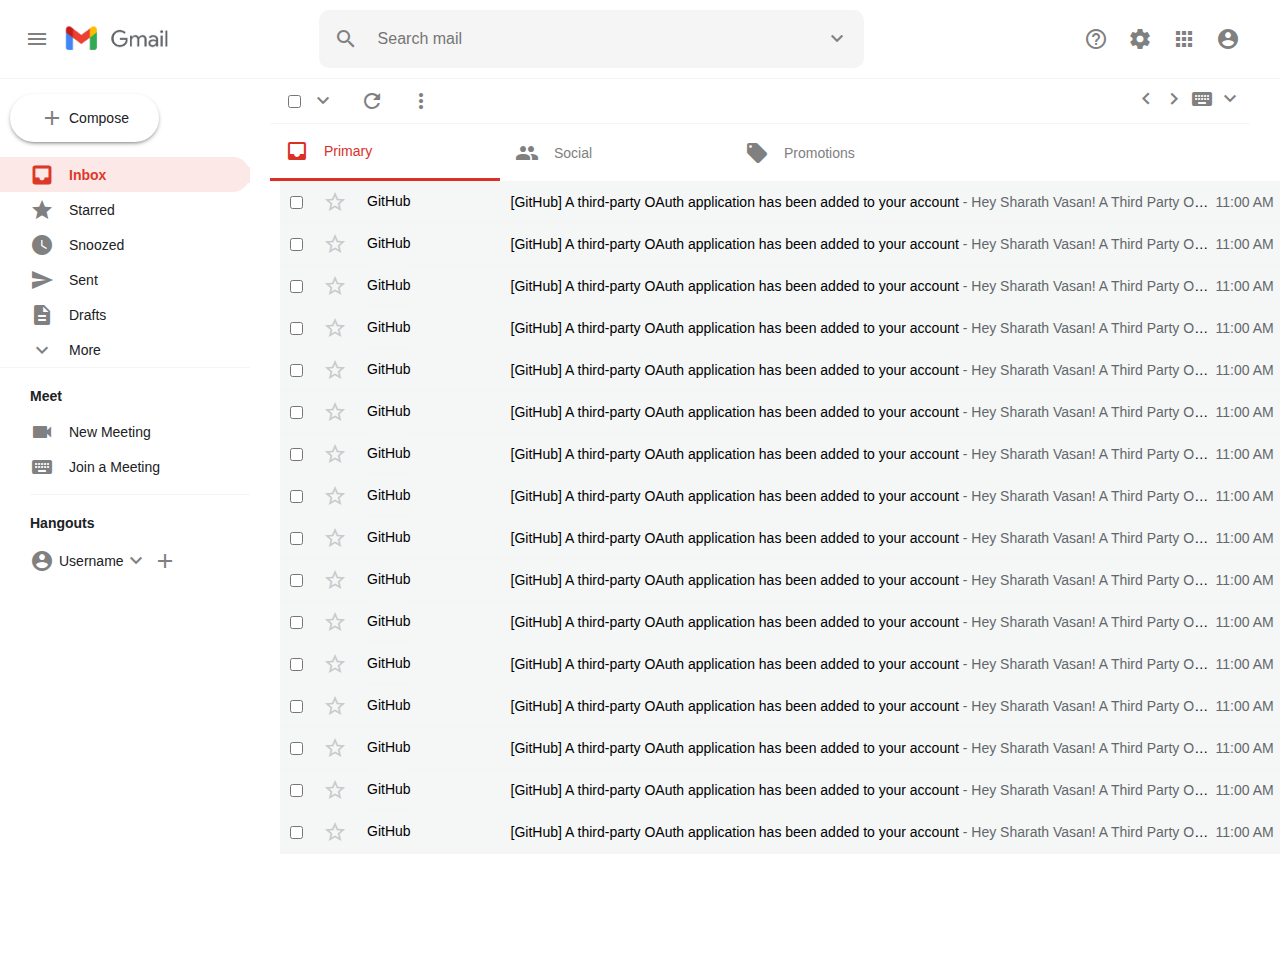
<file: index.html>
<!DOCTYPE html>
<html lang="en">
<head>
    <meta charset="UTF-8">
    <meta http-equiv="X-UA-Compatible" content="IE=edge">
    <meta name="viewport" content="width=device-width, initial-scale=1.0">
    <!-- Import link from Google font icons -->
    <link href="https://fonts.googleapis.com/icon?family=Material+Icons" rel="stylesheet">
    
    <!-- linking the stylesheet -->
    <link rel="stylesheet" href="styles.css">

    <!-- linking the api document -->
    <link rel="html" href="api.html">

    <title>Gmail Clone</title>
</head>
<body>

<!-- Start of head section -->
<div class="header">

    <!-- Toggle bar and the Gmail logo -->
    <div class="leftheader">
        <span class="material-icons">
            menu
            </span>
        <img src="./gmail-logo.png" alt="">
    </div>

    <!-- Search bar -->
    <div class="middleheader">
        <span class="material-icons">
            search
            </span>
        <input type="text" placeholder="Search mail">
        <span class="material-icons">
            keyboard_arrow_down
            </span>
    </div>

    <!-- Support, settings and Google aps Icons -->
    <div class="rightheader">
        <span class="material-icons">
            help_outline
            </span>
        <span class="material-icons">
            settings
            </span>
        <span class="material-icons">
            apps
            </span>
        <span class="material-icons">
            account_circle
            </span>
    </div>

</div>
<!-- End of header section -->


<!-- Start of Main Body Section -->

<div class="main">

<!-- Start of Side bar section -->
    <div class="sidebar">
        <button class="compose" onclick="onComposeClick()">
            <span class="material-icons">
                add
                </span>
            Compose
        </button>

        <div class="options_active">
            <span class="material-icons">
                inbox
                </span>
            <h3>Inbox</h3>
        </div>

        <div class="options">
            <span class="material-icons">
                star
                </span>
            <h3>Starred</h3>
        </div>

        <div class="options">
            <span class="material-icons">
                watch_later
                </span>
            <h3>Snoozed</h3>
        </div>

        <div class="options">
            <span class="material-icons">
                send
                </span>
            <h3>Sent</h3>
        </div>

        <div class="options">
            <span class="material-icons">
                description
                </span>
            <h3>Drafts</h3>
        </div>

        <div class="options">
            <span class="material-icons">
                expand_more
                </span>
            <h3>More</h3>
        </div>

        <div class="meet">
            <h2>Meet</h2>

            <div class="newmeeting">
                <span class="material-icons">
                    videocam
                    </span>
                <h3>New Meeting</h3>
            </div>

            <div class="joinameet">
                <span class="material-icons">
                    keyboard
                    </span>
                <h3>Join a Meeting</h3>
            </div>

        </div>

        <div class="hangouts">
            <h2>Hangouts</h2>

            <div class="accountcircle">
                <span class="material-icons">
                    account_circle
                    </span>
                <h3>Username</h3>
                <span class="material-icons" id="keyboard">
                   keyboard_arrow_down
                    </span>
                <span class="material-icons" id="add">
                    add
                    </span>
            </div>
            
        </div>

    </div>
<!-- End of Sidebar Section -->


<!-- Email List Header Starts -->
    <div class="emailList">
    <!-- Setting section starts -->
        <div class="settingssection">
            <div class="settingsleft">
                <input type="checkbox">
                <span class="material-icons" style="margin-left:0px">
                    keyboard_arrow_down
                    </span>
                <span class="material-icons" style="margin-left:25px">
                    refresh
                    </span>
                <span class="material-icons" style="margin-left:25px">
                    more_vert
                    </span>
            </div>
            <div class="settingsright">
                <span class="material-icons">
                    keyboard_arrow_left
                    </span>
                <span class="material-icons">
                    keyboard_arrow_right
                    </span> 
                <span class="material-icons">
                    keyboard
                    </span>
                <span class="material-icons">
                    keyboard_arrow_down
                    </span>
            </div>
        </div>
    <!-- Setting Section Ends -->


    <!-- Start of the tabs Primary, Promotion and Social  -->
    <div class="emaillist_sections">
        <div class="section section_selected">
            <span class="material-icons">
                inbox
                </span>   
             <h4>Primary</h4>
        </div>

        <div class="section">
            <span class="material-icons">
                people
                </span>  
            <h4>Social</h4>
        </div>

        <div class="section">
            <span class="material-icons">
                local_offer
                </span>   
            <h4>Promotions</h4>
        </div>
    </div>
    <!-- End of the tabs Primary, Promotion and Social -->

    <!-- Email List Starts -->
    <div class="emaillist_list">
        <!-- Email row starts -->
        <div class="emailrow">
            <div class="emailrow_options">
                <input type="checkbox">
                <span class="material-icons">
                    star_border
                    </span>
            </div>
            <h3 class="emailrow">GitHub</h3>
            <div class="emailrow_message">
                <h4>[GitHub] A third-party OAuth application has been added to your account<span class="message"> - Hey Sharath Vasan! A Third Party OAut...</span></h4>
            </div>
            <p class="emailrow_time">11:00 AM</p>
        </div>
        <div class="emailrow">
            <div class="emailrow_options">
                <input type="checkbox">
                <span class="material-icons">
                    star_border
                    </span>
            </div>
            <h3 class="emailrow">GitHub</h3>
            <div class="emailrow_message">
                <h4>[GitHub] A third-party OAuth application has been added to your account<span class="message"> - Hey Sharath Vasan! A Third Party OAut...</span></h4>
            </div>
            <p class="emailrow_time">11:00 AM</p>
        </div>
        <div class="emailrow">
            <div class="emailrow_options">
                <input type="checkbox">
                <span class="material-icons">
                    star_border
                    </span>
            </div>
            <h3 class="emailrow">GitHub</h3>
            <div class="emailrow_message">
                <h4>[GitHub] A third-party OAuth application has been added to your account<span class="message"> - Hey Sharath Vasan! A Third Party OAut...</span></h4>
            </div>
            <p class="emailrow_time">11:00 AM</p>
        </div>
        <div class="emailrow">
            <div class="emailrow_options">
                <input type="checkbox">
                <span class="material-icons">
                    star_border
                    </span>
            </div>
            <h3 class="emailrow">GitHub</h3>
            <div class="emailrow_message">
                <h4>[GitHub] A third-party OAuth application has been added to your account<span class="message"> - Hey Sharath Vasan! A Third Party OAut...</span></h4>
            </div>
            <p class="emailrow_time">11:00 AM</p>
        </div>
        <div class="emailrow">
            <div class="emailrow_options">
                <input type="checkbox">
                <span class="material-icons">
                    star_border
                    </span>
            </div>
            <h3 class="emailrow">GitHub</h3>
            <div class="emailrow_message">
                <h4>[GitHub] A third-party OAuth application has been added to your account<span class="message"> - Hey Sharath Vasan! A Third Party OAut...</span></h4>
            </div>
            <p class="emailrow_time">11:00 AM</p>
        </div>
        <div class="emailrow">
            <div class="emailrow_options">
                <input type="checkbox">
                <span class="material-icons">
                    star_border
                    </span>
            </div>
            <h3 class="emailrow">GitHub</h3>
            <div class="emailrow_message">
                <h4>[GitHub] A third-party OAuth application has been added to your account<span class="message"> - Hey Sharath Vasan! A Third Party OAut...</span></h4>
            </div>
            <p class="emailrow_time">11:00 AM</p>
        </div>
        <div class="emailrow">
            <div class="emailrow_options">
                <input type="checkbox">
                <span class="material-icons">
                    star_border
                    </span>
            </div>
            <h3 class="emailrow">GitHub</h3>
            <div class="emailrow_message">
                <h4>[GitHub] A third-party OAuth application has been added to your account<span class="message"> - Hey Sharath Vasan! A Third Party OAut...</span></h4>
            </div>
            <p class="emailrow_time">11:00 AM</p>
        </div>
        <div class="emailrow">
            <div class="emailrow_options">
                <input type="checkbox">
                <span class="material-icons">
                    star_border
                    </span>
            </div>
            <h3 class="emailrow">GitHub</h3>
            <div class="emailrow_message">
                <h4>[GitHub] A third-party OAuth application has been added to your account<span class="message"> - Hey Sharath Vasan! A Third Party OAut...</span></h4>
            </div>
            <p class="emailrow_time">11:00 AM</p>
        </div>
        <div class="emailrow">
            <div class="emailrow_options">
                <input type="checkbox">
                <span class="material-icons">
                    star_border
                    </span>
            </div>
            <h3 class="emailrow">GitHub</h3>
            <div class="emailrow_message">
                <h4>[GitHub] A third-party OAuth application has been added to your account<span class="message"> - Hey Sharath Vasan! A Third Party OAut...</span></h4>
            </div>
            <p class="emailrow_time">11:00 AM</p>
        </div>
        <div class="emailrow">
            <div class="emailrow_options">
                <input type="checkbox">
                <span class="material-icons">
                    star_border
                    </span>
            </div>
            <h3 class="emailrow">GitHub</h3>
            <div class="emailrow_message">
                <h4>[GitHub] A third-party OAuth application has been added to your account<span class="message"> - Hey Sharath Vasan! A Third Party OAut...</span></h4>
            </div>
            <p class="emailrow_time">11:00 AM</p>
        </div>
        <div class="emailrow">
            <div class="emailrow_options">
                <input type="checkbox">
                <span class="material-icons">
                    star_border
                    </span>
            </div>
            <h3 class="emailrow">GitHub</h3>
            <div class="emailrow_message">
                <h4>[GitHub] A third-party OAuth application has been added to your account<span class="message"> - Hey Sharath Vasan! A Third Party OAut...</span></h4>
            </div>
            <p class="emailrow_time">11:00 AM</p>
        </div>
        <div class="emailrow">
            <div class="emailrow_options">
                <input type="checkbox">
                <span class="material-icons">
                    star_border
                    </span>
            </div>
            <h3 class="emailrow">GitHub</h3>
            <div class="emailrow_message">
                <h4>[GitHub] A third-party OAuth application has been added to your account<span class="message"> - Hey Sharath Vasan! A Third Party OAut...</span></h4>
            </div>
            <p class="emailrow_time">11:00 AM</p>
        </div>
        <div class="emailrow">
            <div class="emailrow_options">
                <input type="checkbox">
                <span class="material-icons">
                    star_border
                    </span>
            </div>
            <h3 class="emailrow">GitHub</h3>
            <div class="emailrow_message">
                <h4>[GitHub] A third-party OAuth application has been added to your account<span class="message"> - Hey Sharath Vasan! A Third Party OAut...</span></h4>
            </div>
            <p class="emailrow_time">11:00 AM</p>
        </div>
        <div class="emailrow">
            <div class="emailrow_options">
                <input type="checkbox">
                <span class="material-icons">
                    star_border
                    </span>
            </div>
            <h3 class="emailrow">GitHub</h3>
            <div class="emailrow_message">
                <h4>[GitHub] A third-party OAuth application has been added to your account<span class="message"> - Hey Sharath Vasan! A Third Party OAut...</span></h4>
            </div>
            <p class="emailrow_time">11:00 AM</p>
        </div>
        <div class="emailrow">
            <div class="emailrow_options">
                <input type="checkbox">
                <span class="material-icons">
                    star_border
                    </span>
            </div>
            <h3 class="emailrow">GitHub</h3>
            <div class="emailrow_message">
                <h4>[GitHub] A third-party OAuth application has been added to your account<span class="message"> - Hey Sharath Vasan! A Third Party OAut...</span></h4>
            </div>
            <p class="emailrow_time">11:00 AM</p>
        </div>
        <div class="emailrow">
            <div class="emailrow_options">
                <input type="checkbox">
                <span class="material-icons">
                    star_border
                    </span>
            </div>
            <h3 class="emailrow">GitHub</h3>
            <div class="emailrow_message">
                <h4>[GitHub] A third-party OAuth application has been added to your account<span class="message"> - Hey Sharath Vasan! A Third Party OAut...</span></h4>
            </div>
            <p class="emailrow_time">11:00 AM</p>
        </div>
        <!-- Email row Ends -->

    </div>

    <!-- Email List Ends -->


    </div>
<!-- Email List Header Ends -->


</div>


<!-- Linking the script.js file -->
<script src="./script.js"></script>
    
</body>
</html>
</file>
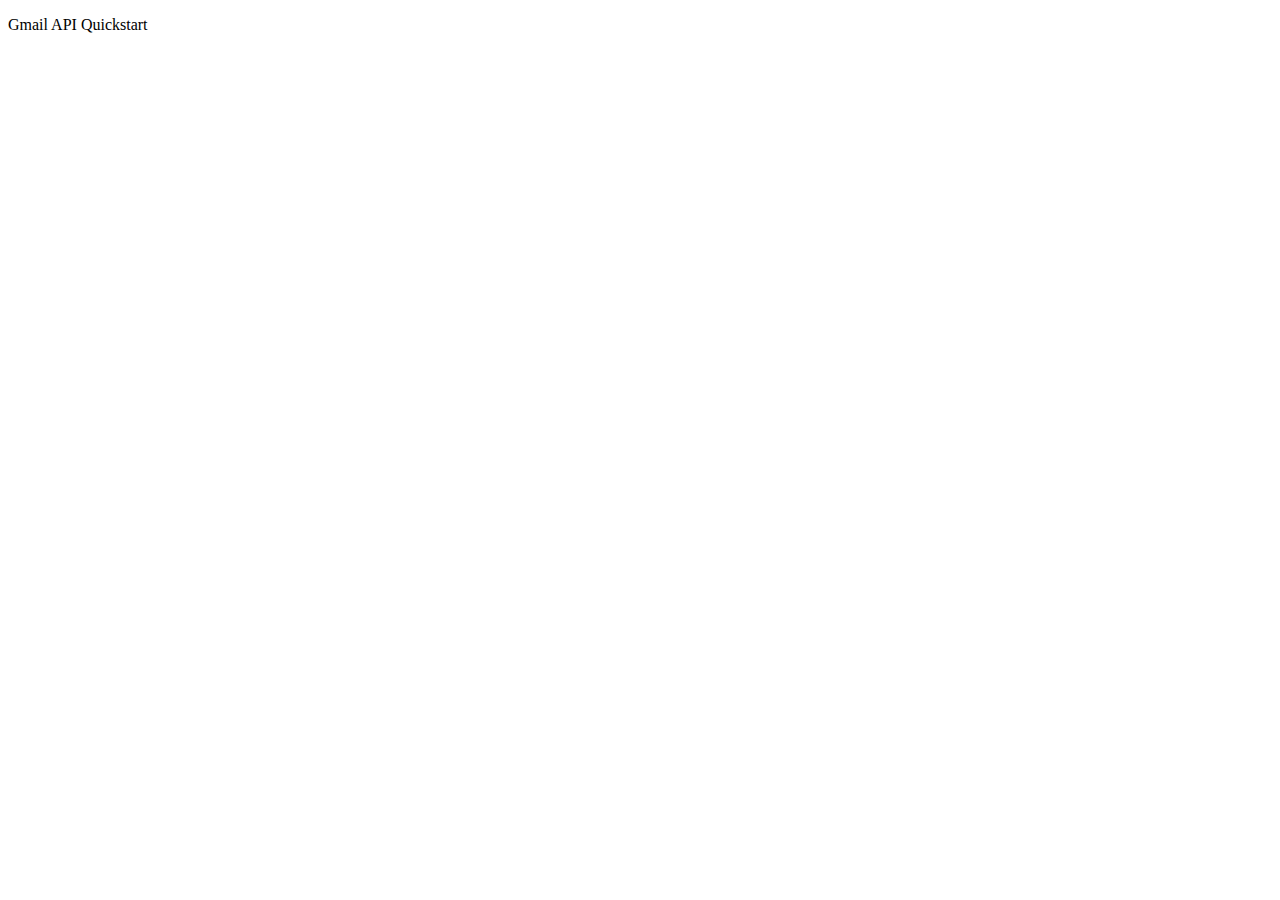
<file: api.html>
<!DOCTYPE html>
<html>
  <head>
    <title>Gmail API Quickstart</title>
    <meta charset="utf-8" />
  </head>
  <body>
    <p>Gmail API Quickstart</p>

    <!--Add buttons to initiate auth sequence and sign out-->
    <button id="authorize_button" style="display: none;">Authorize</button>
    <button id="signout_button" style="display: none;">Sign Out</button>

    <pre id="content" style="white-space: pre-wrap;"></pre>

    <script type="text/javascript">
      // Client ID and API key from the Developer Console
      var CLIENT_ID = '885278022285-77lg0kjrdu0drjh3cghogmebq28q60vu.apps.googleusercontent.com';
      var API_KEY = 'AIzaSyCxKfaqf9rRK9wkcgqJJs-JeuTyA4aX-Z4';

      // Array of API discovery doc URLs for APIs used by the quickstart
      var DISCOVERY_DOCS = ["https://www.googleapis.com/discovery/v1/apis/gmail/v1/rest"];

      // Authorization scopes required by the API; multiple scopes can be
      // included, separated by spaces.
      var SCOPES = 'https://www.googleapis.com/auth/gmail.readonly';

      var authorizeButton = document.getElementById('authorize_button');
      var signoutButton = document.getElementById('signout_button');

      /**
       *  On load, called to load the auth2 library and API client library.
       */
      function handleClientLoad() {
        gapi.load('client:auth2', initClient);
      }

      /**
       *  Initializes the API client library and sets up sign-in state
       *  listeners.
       */
      function initClient() {
        gapi.client.init({
          apiKey: API_KEY,
          clientId: CLIENT_ID,
          discoveryDocs: DISCOVERY_DOCS,
          scope: SCOPES
        }).then(function () {
          // Listen for sign-in state changes.
          gapi.auth2.getAuthInstance().isSignedIn.listen(updateSigninStatus);

          // Handle the initial sign-in state.
          updateSigninStatus(gapi.auth2.getAuthInstance().isSignedIn.get());
          authorizeButton.onclick = handleAuthClick;
          signoutButton.onclick = handleSignoutClick;
        }, function(error) {
          appendPre(JSON.stringify(error, null, 2));
        });
      }

      /**
       *  Called when the signed in status changes, to update the UI
       *  appropriately. After a sign-in, the API is called.
       */
      function updateSigninStatus(isSignedIn) {
        if (isSignedIn) {
          authorizeButton.style.display = 'none';
          signoutButton.style.display = 'block';
          listLabels();
        } else {
          authorizeButton.style.display = 'block';
          signoutButton.style.display = 'none';
        }
      }

      /**
       *  Sign in the user upon button click.
       */
      function handleAuthClick(event) {
        gapi.auth2.getAuthInstance().signIn();
      }

      /**
       *  Sign out the user upon button click.
       */
      function handleSignoutClick(event) {
        gapi.auth2.getAuthInstance().signOut();
      }

      /**
       * Append a pre element to the body containing the given message
       * as its text node. Used to display the results of the API call.
       *
       * @param {string} message Text to be placed in pre element.
       */
      function appendPre(message) {
        var pre = document.getElementById('content');
        var textContent = document.createTextNode(message + '\n');
        pre.appendChild(textContent);
      }

      /**
       * Print all Labels in the authorized user's inbox. If no labels
       * are found an appropriate message is printed.
       */
      function listLabels() {
        gapi.client.gmail.users.labels.list({
          'userId': 'me'
        }).then(function(response) {
          var labels = response.result.labels;
          appendPre('Labels:');

          if (labels && labels.length > 0) {
            for (i = 0; i < labels.length; i++) {
              var label = labels[i];
              appendPre(label.name)
            }
          } else {
            appendPre('No Labels found.');
          }
        });
      }

    </script>

    <script async defer src="https://apis.google.com/js/api.js"
      onload="this.onload=function(){};handleClientLoad()"
      onreadystatechange="if (this.readyState === 'complete') this.onload()">
    </script>
  </body>
</html>
</file>
<file: styles.css>
/* Clearing the default browser margins and paddings */
*{
    margin: 0;
    padding: 0;
}

/* Header Section styles */

/* Styling the left header i.e the toogle menu and gmail logo */
.leftheader img{
    object-fit: contain;
    height: 30px;
    margin-left: 5px;
    display: flex;
    margin-right: 40px;

}

.leftheader:hover span{
    background-color: #f5f7f7;
    border-radius: 50%
}

.leftheader {
    display: flex;
    align-items: center;
    margin-left: 15px;
}

.leftheader span{
    padding: 10px;
    cursor: pointer;
}

/* Styling header section in general */
.header {
    display: flex;
    align-items: center;
    justify-content: space-between;
    border-bottom: 1px solid whitesmoke;
}

/* Styling the search bar */
.middleheader {
    display: flex;
    float: left;
    flex: 0.7;
    align-items: center;
    justify-content: left;
    background-color: whitesmoke;
    padding: 5px 15px 5px 15px;
    border-radius: 10px;
    margin: 10px 0px;
}

.middleheader input{
    border: none;
    width: 100%;
    padding: 10px;
    outline: none;
    font-size: medium;
    background-color: transparent;
}


/* Styling the right part i.e the support, settings, apps and account circle icons */
.rightheader {
    display: flex;
    flex-wrap: nowrap;
    flex-direction: row;
    align-content: flex-end;
    justify-content: end;
    padding-right: 30px;
    padding-left: 100px;
}

.rightheader span{
    padding: 10px;
    cursor: pointer;
}

.rightheader:hover span{
    background-color: #f5f7f7;
    border-radius: 50%
}

.material-icons{
    color: grey;
}

/* End of Header Section styles */

/* Start of Main Body Section */

/* Styles for Sidebar */
.sidebar {
    flex: 0.4;
    max-width: 250px;
    padding-right: 20px;
}

.compose {
    margin-top: 15px;
    margin-left: 10px;
    margin-bottom: 15px;
    text-transform: capitalize;
    font-size: 14px;
    font-family: Arial;
    font-weight: 500;
    color: #202124;
    padding: 12px 30px;
    border-radius: 30px;
    background-color: white;
    display: flex;
    align-items: center;
    cursor: pointer;
    outline: none;
    border: none;
    box-shadow: 0px 2px 5px -2px rgba(0, 0, 0, 0.75);
}

.sidebar span{
    margin-right: 5px;
}


.options, .newmeeting, .joinameet, .options_active {
    display: flex;
    align-items: center;
    height: 35px;
    border-top-right-radius: 20px;
    border-bottom-right-radius: 20px;
    cursor: pointer;
    color: #818181;
    font-size: 12px;
    font-family: Arial;
}



.options .material-icons, .options_active .material-icons {
    padding: 1px 0px 1px 30px;
}

.options h3, .newmeeting h3, .joinameet h3, .options_active h3{
    flex: 1;
    margin-left: 10px;
    font-size: 14px;
    font-weight: 400;
    font-family: Arial, Helvetica, sans-serif;
    color: #202124;
}

h2{
    font-size: 14px;
    font-family: Arial;
    font-weight: 600;
    color: #202124;
    padding: 10px 5px 10px 0px;
}

.hangouts .accountcircle{
    display: flex;
    align-items: center;
    height: 40px;
    padding: 0 20px 0 0;
    border-top-right-radius: 20px;
    border-bottom-right-radius: 20px;
    cursor: pointer;
    color: #818181;
    font-size: 14px;
    font-family: Arial;
}

.hangouts h3 {
    flex: 0.4;
    padding: 5px 0px 5px 0px;
    font-size: 14px;
    font-family: Arial;
    font-weight: 400;
    color: #202124;
    align-content: center;
    vertical-align: middle;
}

.meet {
    border-top: 1px solid whitesmoke; 
    padding-top: 10px;
    padding-bottom: 10px;
    margin-left: 0px;
    padding-left: 30px;
}

.hangouts {
    border-top: 1px solid whitesmoke; 
    padding-top: 10px;
    padding-bottom: 10px;
    margin-left: 30px;
}

.options:hover, .options:hover h3, .newmeeting:hover, .newmeeting:hover h3{
    background-color: #f1f3f4;
    color: #202124;
    font-weight: 400;
}

.options:active , .options:active h3,
.options:active .material-icons, .options_active h3, .options_active span {
    background-color: #ffffff;
    color: #dc3829;
}

.options_active, .options_active h3, .options_active .material-icons{
    background-color: #fce8e6;
    font-weight: 800;
}

/* End of styling sidebar */


/* Start of styling the main list settings header */
.main{
    display:flex;
    height: 100vh;
}

body{
    height: 100vh;
    overflow: hidden;
}

.emailList{
    flex: 1;
    overflow: scroll;
}

.settingssection{
    position: sticky;
    top: 0;
    display: flex;
    justify-content: space-between;
    border-bottom: 1px solid whitesmoke;
    background-color: white;
    z-index: 999;
    padding: 8px;
    margin-right: 30px;
}

.settingsleft {
    display: flex;
    align-items: center;
}

.sectionsettings .material-icons{
    margin: 5px;
    cursor: pointer;
}
/* End of styling the main list settings header */


/* Start of Styling the Header Tabs i.e Primary, Social and Promotion */
.section {
    display: flex;
    align-items: center;
    border-bottom-width: 2px;
    padding: 15px;
    min-width: 200px;
    cursor: pointer;
    color: grey;
    border-width: 0;
    font-family: Arial;
    font-size: 14px;
    font-weight: 300px;
    z-index: 999;
}

.emaillist_sections{
    position: sticky;
    top: 0;
    display: flex;
    background-color: white;
    border-bottom: 1px solid whitesmoke;
    z-index: 999;
}

.section h4{
    font-size: 14px;
    font-weight: 300;
    margin-left: 15px;
    z-index: 999;
}

.section_selected{
    background-color: white;
    border-width: 3px;
    color: #da3026;
    border-bottom: 3px solid #da3026;
    font-family: Arial;
    font-size: 14px;
    z-index: 999;
}

.section_selected .material-icons{
    color: #da3026;
}

.section:hover {
    background-color: whitesmoke;
    border-width: 3px;
    color: #202124;
}

.section:hover .material-icons{
    color:#202124;
}

/* End of Styling the Header Tabs i.e Primary, Social and Promotion */

/* Start of Styling the email list */
.emailrow_options{
    display: flex;
    align-items: center;
}

.emailrow_options .material-icons,
input {
    margin: 5px 10px 5px 10px;
    color: #c7cbcc;
}

.emailrow {
    display: flex;
    align-items: center;
    height: 40px;
    border-bottom: 2px solid whitesmoke;
    background-color: #f5f7f7;
    cursor: pointer;
    z-index: 999;
    font-size: 14px;
    font-weight: 400;
    font-family: Arial, Helvetica, sans-serif;
    margin-left: 10px;
}

.emailrow h3{
    z-index: 0;
}

.emailrow:hover {
    border-top: 1px solid whitesmoke;
    box-shadow: 0px 2px 5px -2px rgba(0, 0, 0, 0.75);
}

.emilrow:hover h3{
    background-color: none;
    box-shadow: none;
    border-top: none;
}

.emailrow_message{
    display: flex;
    flex: 0.9;
    align-items: center;
}

.emailrow_message h4 {
    width: 700px;
    white-space: nowrap;
    overflow: hidden;
    text-overflow: ellipsis;
    padding-left: 100px;
    padding-right: 5px;
    font-family: Arial, Helvetica, sans-serif;
    font-size: 14px;
    font-weight: 300;
    z-index:0;
}

.emailrow_title{
    color: #5f6367;
    margin-right: 40px;
    flex: 0.4;
    font-size: 14px;
    font-weight: 400;
    font-family: Arial, Helvetica, sans-serif;
    z-index:0;
}

.emailrow_time{
    padding-right: 0px;
    font-size: 14px;
    font-weight: 300;   
    color: #63676a;
}

.message{
    font-family: Arial, Helvetica, sans-serif;
    font-weight: 300;
    color: #63676a;
}

/* End of Styling the email list */

/* End of Main Body Section */
</file>
